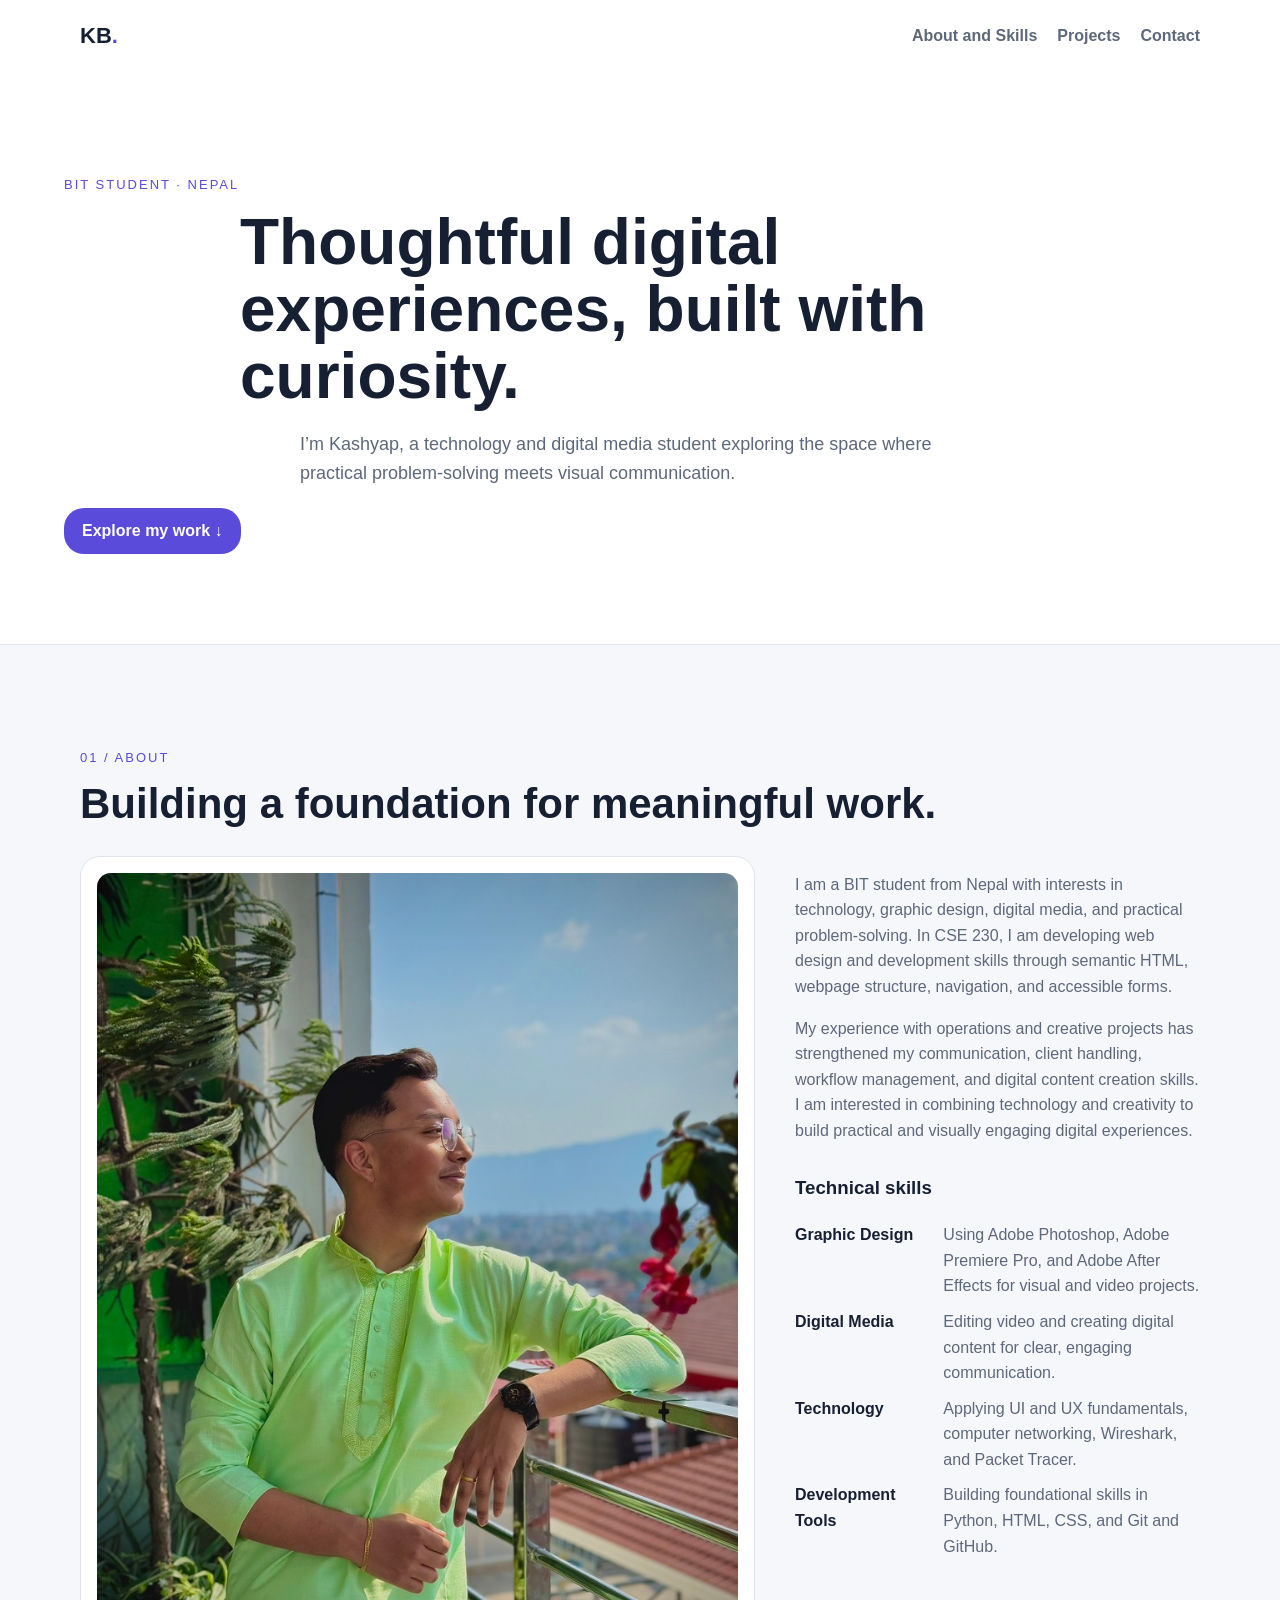
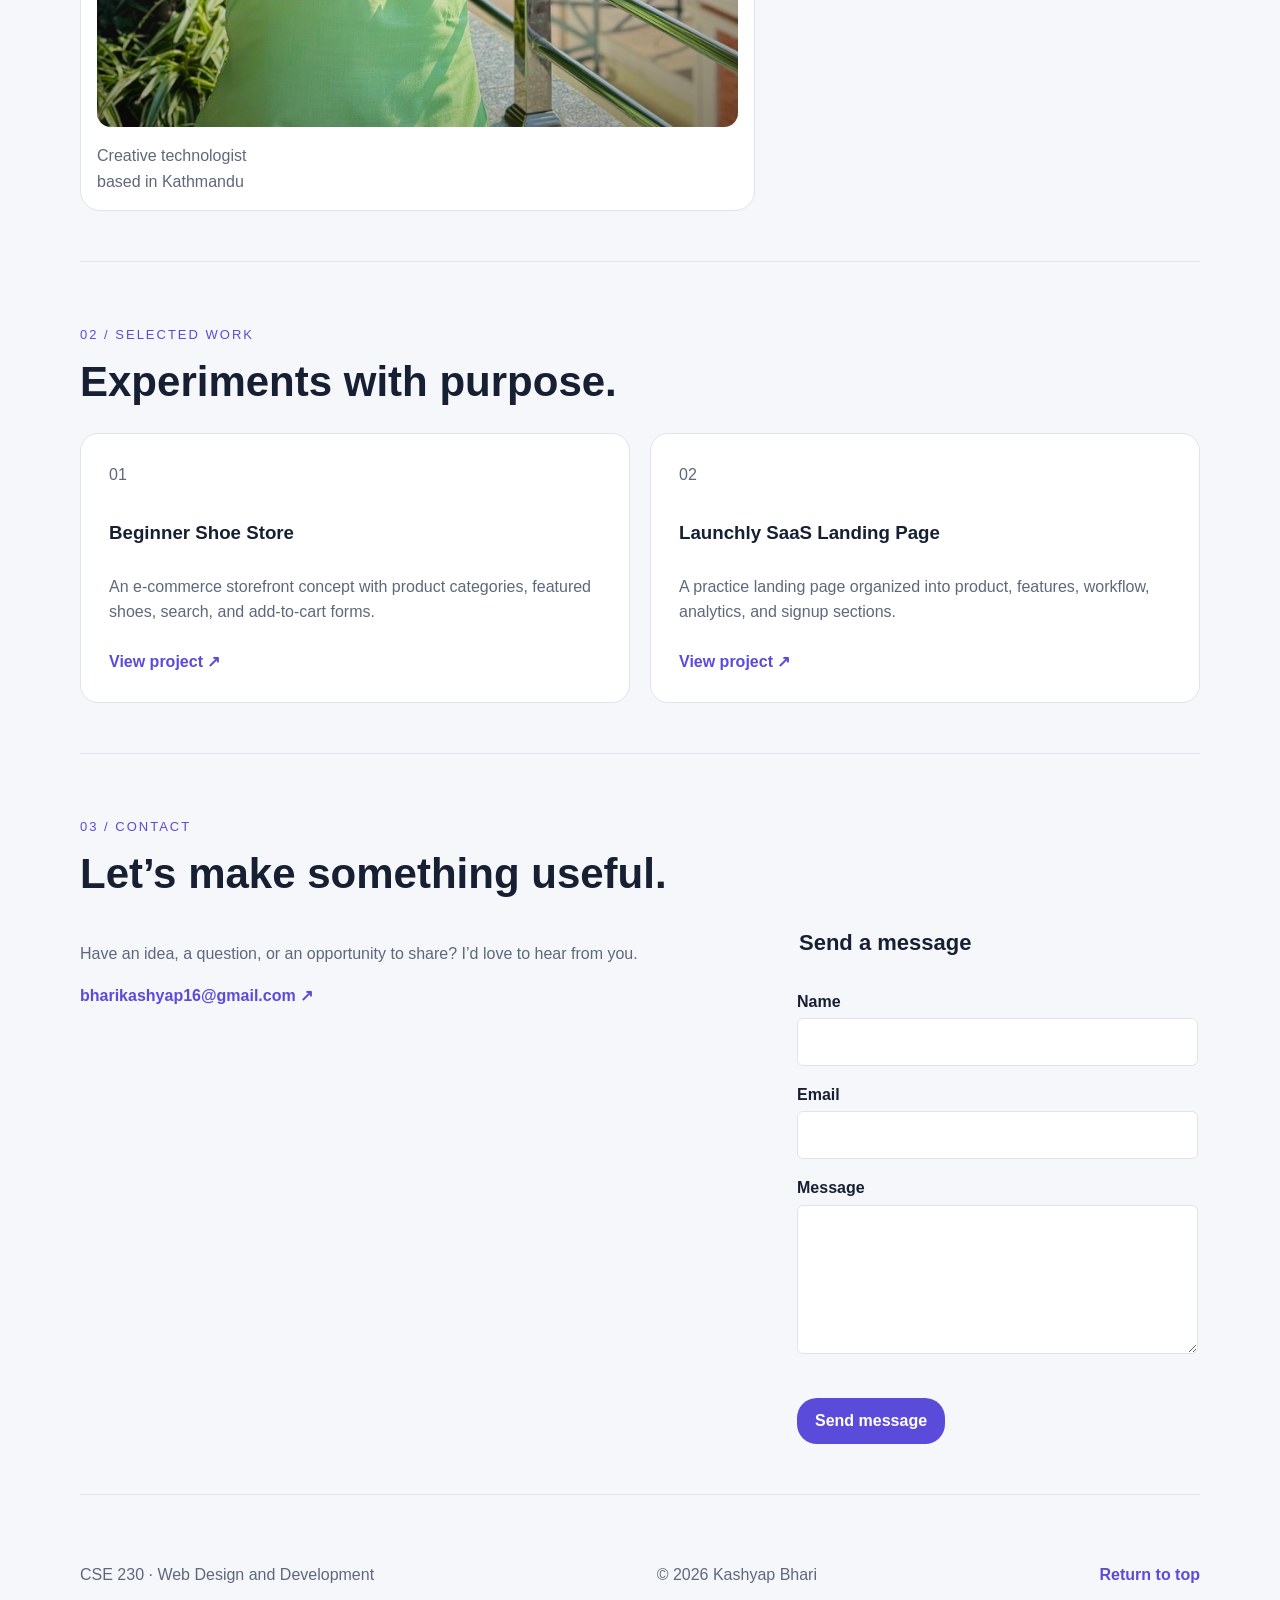
<file: index.html>
<!doctype html>
<html lang="en">
<head>
  <meta charset="utf-8">
  <meta name="viewport" content="width=device-width, initial-scale=1">
  <title>Kashyap Bhari | Portfolio</title>
  <link rel="stylesheet" href="style.css?v=red-cream-black">
</head>

<body>
  <header id="top">
    <div class="site-header">
      <a class="brand" href="#top" aria-label="Kashyap Bhari home">KB<span>.</span></a>
      <nav aria-label="Main navigation">
        <ul>
        <li><a href="#about">About and Skills</a></li>
        <li><a href="#projects">Projects</a></li>
        <li><a href="#contact">Contact</a></li>
        </ul>
      </nav>
    </div>
    <div class="hero">
      <p class="eyebrow">BIT student · Nepal</p>
      <h1>Thoughtful digital experiences, built with curiosity.</h1>
      <p class="intro">I’m Kashyap, a technology and digital media student exploring the space where practical problem-solving meets visual communication.</p>
      <a class="button" href="#projects">Explore my work <span aria-hidden="true">↓</span></a>
    </div>
  </header>

  <main>
    <section id="about">
      <div class="section-heading">
        <p class="eyebrow">01 / About</p>
        <h2>Building a foundation for meaningful work.</h2>
      </div>
      <div class="about-grid">
      <div class="profile-card">
        <img src="images/image.jpeg" alt="Profile picture">
        <p class="profile-caption">Creative technologist<br>based in Kathmandu</p>
      </div>
      <div class="about-copy">
        <p>I am a BIT student from Nepal with interests in technology, graphic design, digital media, and practical problem-solving. In CSE 230, I am developing web design and development skills through semantic HTML, webpage structure, navigation, and accessible forms.</p>
        <p>My experience with operations and creative projects has strengthened my communication, client handling, workflow management, and digital content creation skills. I am interested in combining technology and creativity to build practical and visually engaging digital experiences.</p>
        <h3>Technical skills</h3>
        <dl>
        <dt>Graphic Design</dt>
        <dd>Using Adobe Photoshop, Adobe Premiere Pro, and Adobe After Effects for visual and video projects.</dd>
        <dt>Digital Media</dt>
        <dd>Editing video and creating digital content for clear, engaging communication.</dd>
        <dt>Technology</dt>
        <dd>Applying UI and UX fundamentals, computer networking, Wireshark, and Packet Tracer.</dd>
        <dt>Development Tools</dt>
        <dd>Building foundational skills in Python, HTML, CSS, and Git and GitHub.</dd>
        </dl>
      </div>
      </div>
    </section>

    <section id="projects">
      <div class="section-heading">
        <p class="eyebrow">02 / Selected work</p>
        <h2>Experiments with purpose.</h2>
      </div>
      <div class="project-grid">
      <article class="project-card">
        <p class="project-number">01</p>
        <h3>Beginner Shoe Store</h3>
        <p>An e-commerce storefront concept with product categories, featured shoes, search, and add-to-cart forms.</p>
        <a class="text-link" href="Shoe.html">View project <span aria-hidden="true">↗</span></a>
      </article>

      <article class="project-card">
        <p class="project-number">02</p>
        <h3>Launchly SaaS Landing Page</h3>
        <p>A practice landing page organized into product, features, workflow, analytics, and signup sections.</p>
        <a class="text-link" href="SaaS.html">View project <span aria-hidden="true">↗</span></a>
      </article>
      </div>
    </section>

    <section id="contact">
      <div class="section-heading">
        <p class="eyebrow">03 / Contact</p>
        <h2>Let’s make something useful.</h2>
      </div>
      <div class="contact-grid">
      <div>
        <p class="contact-lead">Have an idea, a question, or an opportunity to share? I’d love to hear from you.</p>
        <a class="email-link" href="mailto:bharikashyap16@gmail.com">bharikashyap16@gmail.com <span aria-hidden="true">↗</span></a>
      </div>
      <form>
        <fieldset>
          <legend>Send a message</legend>
          <p>
            <label for="name">Name</label>
            <input id="name" name="name" type="text" required>
          </p>
          <p>
            <label for="email">Email</label>
            <input id="email" name="email" type="email" required>
          </p>
          <p>
            <label for="message">Message</label>
            <textarea id="message" name="message" rows="5" required></textarea>
          </p>
          <button type="submit">Send message</button>
        </fieldset>
      </form>
      </div>
    </section>

  </main>

  <footer>
    <p>CSE 230 · Web Design and Development</p>
    <p>© 2026 Kashyap Bhari</p>
    <p><a href="#top">Return to top</a></p>
  </footer>

</body>
</html>
</file>
<file: style.css>
* { box-sizing: border-box; }

body {
    margin: 0;
    color: #172033;
    background: #f6f7fb;
    font: 16px Arial, sans-serif;
    line-height: 1.6;
}

header { border-bottom: 1px solid #dfe3ec; background: #fff; }

.site-header, main, footer {
    width: 90%;
    max-width: 1120px;
    margin: auto;
}

.site-header, footer {
    display: flex;
    align-items: center;
    justify-content: space-between;
}

.site-header { min-height: 72px; }

.brand, nav a, .project-card a, .email-link, footer a {
    font-weight: bold;
    text-decoration: none;
}

.brand { color: #172033; font-size: 22px; }
.brand span, .eyebrow, .project-number, .project-card a, .email-link, footer a { color: #5b4bdb; }

nav ul {
    display: flex;
    gap: 20px;
    margin: 0;
    padding: 0;
    list-style: none;
}

nav a, .about-copy p, .contact-lead, dd, .project-card p, footer { color: #5e687b; }

.hero {
    padding: 90px 5%;
    background: #fff;
}

.eyebrow {
    font-size: 13px;
    letter-spacing: 2px;
    text-transform: uppercase;
}

.hero h1 {
    max-width: 800px;
    margin: 8px auto 20px;
    font-size: 64px;
    line-height: 1.05;
}

.intro { max-width: 680px; margin: auto; color: #5e687b; font-size: 18px; }

.button, button {
    display: inline-block;
    margin-top: 20px;
    border: 0;
    border-radius: 20px;
    padding: 10px 18px;
    color: #fff;
    background: #5b4bdb;
    font: inherit;
    font-weight: bold;
    text-decoration: none;
}

main { padding: 40px 0; }
section { padding: 50px 0; border-bottom: 1px solid #dfe3ec; }
.section-heading { margin-bottom: 28px; }
.section-heading h2 { margin: 0; font-size: 42px; line-height: 1.1; }

.about-grid, .contact-grid, .project-grid {
    display: grid;
    gap: 20px;
}

.about-grid, .contact-grid { grid-template-columns: 1.25fr 0.75fr; gap: 40px; }

.profile-card, .project-card {
    background: #fff;
    border: 1px solid #dfe3ec;
}

.profile-card { padding: 16px; border-radius: 20px; }
.profile-card img { display: block; width: 100%; border-radius: 14px; }
.profile-caption { margin-bottom: 0; color: #5e687b; }
.about-copy h3 { margin-top: 30px; }

dl {
    display: grid;
    grid-template-columns: 1fr 2fr;
    gap: 10px 20px;
}

dt { font-weight: bold; }
dd { margin: 0; }

.project-grid { grid-template-columns: 1fr 1fr; }

.project-card {
    display: flex;
    min-height: 270px;
    flex-direction: column;
    padding: 28px;
    border-radius: 18px;
}

.project-number { margin: 0; }
.project-card h3 { margin: 30px 0 10px; }
.project-card a { margin-top: auto; }

form { display: grid; gap: 12px; }
fieldset { padding: 0; border: 0; }
legend { margin-bottom: 12px; font-size: 22px; font-weight: bold; }
label { display: block; margin-bottom: 4px; font-weight: bold; }

input, textarea {
    width: 100%;
    border: 1px solid #dfe3ec;
    border-radius: 6px;
    padding: 10px;
    font: inherit;
}

footer { min-height: 80px; }
footer p { margin: 0; }

@media (max-width: 700px) {
    .site-header, footer {
        align-items: flex-start;
        flex-direction: column;
        gap: 12px;
        padding: 16px 0;
    }

    nav ul { flex-wrap: wrap; gap: 10px 16px; }
    .hero { padding: 60px 5%; }
    .hero h1 { font-size: 44px; }
    .about-grid, .contact-grid, .project-grid { grid-template-columns: 1fr; }
    dl { display: block; }
    dt { margin-top: 14px; }
}
</file>
